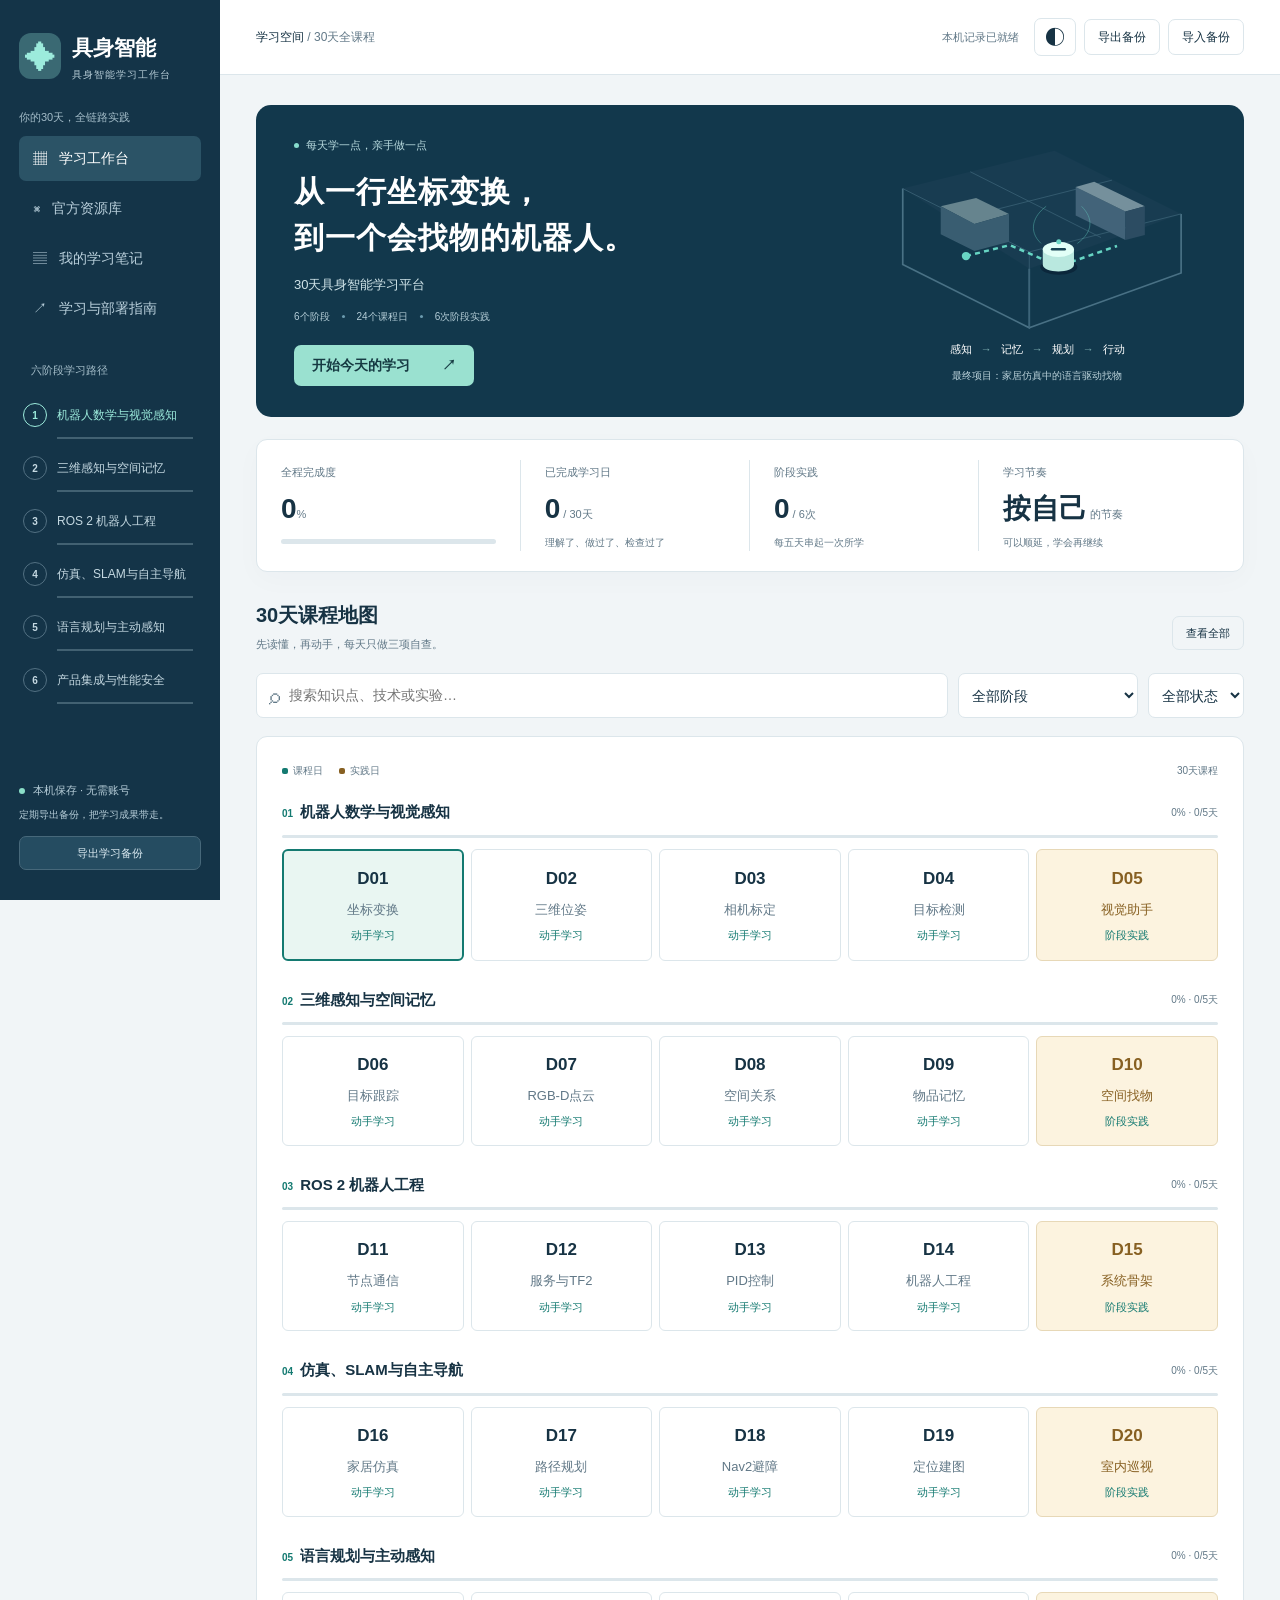
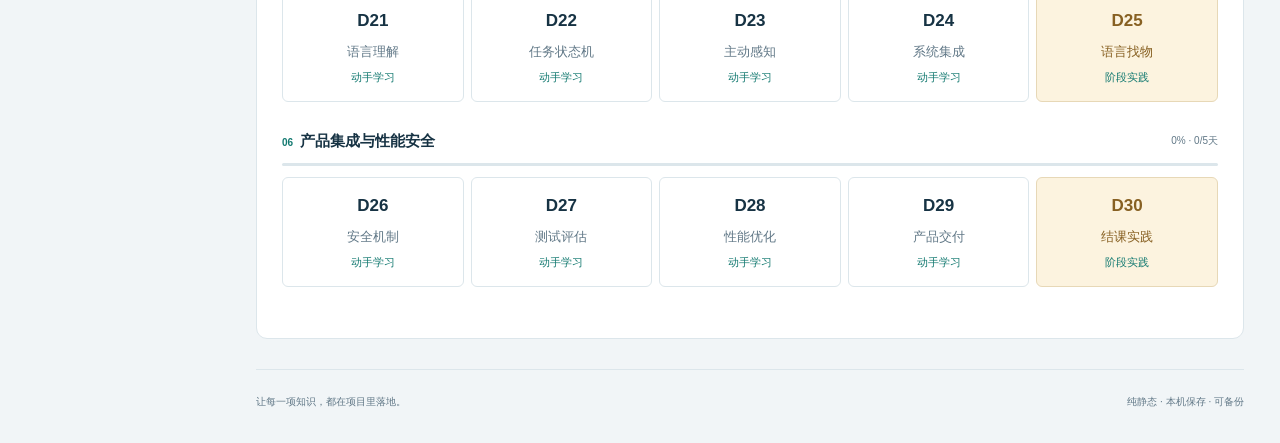
<file: index.html>
<!doctype html>
<html lang="zh-CN">
<head>
  <meta charset="utf-8"><meta name="viewport" content="width=device-width,initial-scale=1">
  <meta name="description" content="30天具身智能学习平台，每日知识讲解、分步实验、简单自查与本地学习记录。">
  <meta name="color-scheme" content="light dark"><title>30天具身智能学习平台</title>
  <link rel="icon" href="./favicon.svg" type="image/svg+xml"><link rel="stylesheet" href="./style.css?v=neutral3">
  <script defer src="./data.js?v=neutral3"></script><script defer src="./app.js?v=neutral3"></script>
</head>
<body data-page="home">
<a class="skip" href="#main">跳到学习内容</a>
<aside class="sidebar">
  <a class="brand" href="./index.html" aria-label="具身智能首页"><span class="brand-icon">✦</span><span>具身智能<small>具身智能学习工作台</small></span></a>
  <div class="course-label">你的30天，全链路实践</div>
  <nav aria-label="主导航"><button class="nav active" data-view="learn">▦ <span>学习工作台</span></button><button class="nav" data-view="resources">⌘ <span>官方资源库</span></button><button class="nav" data-view="notes">▤ <span>我的学习笔记</span></button><button class="nav" data-view="guide">↗ <span>学习与部署指南</span></button></nav>
  <div class="side-heading">六阶段学习路径</div><div id="stage-nav"></div>
  <div class="side-bottom"><span class="status-dot"></span> 本机保存 · 无需账号<p>定期导出备份，把学习成果带走。</p><button class="subtle" id="side-export">导出学习备份</button></div>
</aside>
<div class="workspace">
  <header class="topbar"><span>学习空间 <span class="muted">/ 30天全课程</span></span><div class="toolbar"><span id="save-status" role="status">本机记录已就绪</span><button id="theme" class="icon-button" aria-label="切换暗色模式" title="切换明暗模式">◐</button><button id="export">导出备份</button><button id="import">导入备份</button><input type="file" id="import-file" accept=".json,application/json" hidden></div></header>
  <main id="main" tabindex="-1">
    <div id="persistent-warning" class="warning" hidden></div>
    <section id="learn-view">
      <div id="dashboard">
      <section class="hero">
        <div class="hero-copy"><div class="hero-kicker"><span></span> 每天学一点，亲手做一点</div><h1>从一行坐标变换，<br>到一个会找物的机器人。</h1><p>30天具身智能学习平台</p><div class="hero-meta">6个阶段 <i></i> 24个课程日 <i></i> 6次阶段实践</div><button id="continue" class="primary">开始今天的学习 <span>↗</span></button></div>
        <div class="hero-visual" aria-hidden="true"><svg viewBox="0 0 400 230" fill="none"><path d="M40 60 220 15 370 90 190 155Z" fill="#183c51"/><path d="M40 60v90l150 75v-70m0 70 180-65V90" stroke="#497185" stroke-width="2"/><path d="M40 60 190 135 370 90M120 40l155 78M110 95l178-45M190 135v90" stroke="#386074"/><path d="m115 140 52-13 58 25 69-24" stroke="#66d5c3" stroke-width="3" stroke-dasharray="6 5"/><path d="m245 58 59 29v34l-59-29Z" fill="#426379"/><path d="m245 58 22-6 60 29-23 6Z" fill="#75909c"/><path d="m304 87 23-6v34l-23 6Z" fill="#2c4c62"/><path d="m85 81 42-10 39 19-41 12Z" fill="#66848e"/><path d="m85 81 40 21v32L85 114Zm40 21 41-12v33l-41 11" fill="#395d71"/><ellipse cx="225" cy="153" rx="22" ry="9" fill="#0b273b"/><path d="M206 132v18c0 11 37 11 37 0v-18" fill="#b9e8df"/><ellipse cx="224.5" cy="132" rx="18.5" ry="9" fill="#e2fff7"/><path d="M217 132h15" stroke="#184454" stroke-width="3" stroke-linecap="round"/><circle cx="225" cy="123" r="3" fill="#69d5c4"/><path d="M204 125c-16-15-9-33 6-44m37 44c19-14 19-30 5-44" stroke="#69d5c4" stroke-opacity=".45"/><circle cx="115" cy="140" r="5" fill="#69d5c4"/></svg><div class="visual-caption"><span>感知</span><b>→</b><span>记忆</span><b>→</b><span>规划</span><b>→</b><span>行动</span></div><small>最终项目：家居仿真中的语言驱动找物</small></div>
      </section>
      <section class="metrics" aria-label="学习概况"><div><span>全程完成度</span><strong id="overall">0<small>%</small></strong><progress id="overall-bar" max="100" value="0" aria-label="整体任务完成百分比"></progress></div><div><span>已完成学习日</span><strong id="days-done">0<small> / 30天</small></strong><p>理解了、做过了、检查过了</p></div><div><span>阶段实践</span><strong id="exams-done">0<small> / 6次</small></strong><p>每五天串起一次所学</p></div><div class="pace"><span>学习节奏</span><strong>按自己<small> 的节奏</small></strong><p>可以顺延，学会再继续</p></div></section>
      <div class="section-heading"><div><h2>30天课程地图</h2><p>先读懂，再动手，每天只做三项自查。</p></div><button id="reset-filter" class="subtle">查看全部</button></div>
      <div class="filters"><label class="search"><span aria-hidden="true">⌕</span><input id="search" type="search" placeholder="搜索知识点、技术或实验…" aria-label="搜索全部课程内容"></label><select id="stage-filter" aria-label="筛选阶段"><option value="all">全部阶段</option></select><select id="status-filter" aria-label="筛选学习状态"><option value="all">全部状态</option><option value="todo">未开始</option><option value="doing">进行中</option><option value="done">已完成</option><option value="exam">阶段实践</option></select></div>
      <div class="learning-layout"><section class="map-panel" aria-label="30天课程列表"><div class="map-legend"><span><i class="legend-dot"></i>课程日</span><span><i class="legend-dot exam"></i>实践日</span><span id="result-count">30天课程</span></div><div id="course-map"></div></section></div>
      </div>
      <section id="lesson-page" hidden><a class="back-link" href="./index.html#course-map">← 返回课程地图</a><article id="lesson" class="lesson" aria-live="polite"></article></section>
    </section>
    <section id="resources-view" class="secondary" hidden><h1>官方资源库</h1><p>先阅读当天对应官方示例，再独立实现关键逻辑。安装与API以所选版本文档为准。</p><div id="resource-grid" class="resource-grid"></div></section>
    <section id="notes-view" class="secondary" hidden><h1>我的学习笔记</h1><p>记录推导、实验结果、失败原因和下一步。笔记保存在当前浏览器，可随备份迁移。</p><div id="notes-list"></div></section>
    <section id="guide-view" class="secondary prose" hidden><h1>学习与部署指南</h1><h2>按自己的节奏学完30天</h2><p>每阶段四天学习、一天串联实践。每天先理解概念和例子，再跟着步骤动手，最后做三项自查。30天是内容顺序，不是倒计时；遇到不理解的地方可以多留几天，不用赶进度。</p><h2>先把环境准备好</h2><p>D1–10准备Python虚拟环境与Ubuntu快照。机器人部分使用Ubuntu 24.04、ROS 2 Jazzy与Gazebo Harmonic；先从官方示例验证，再集成自有节点。普通浏览器承载课程和学习记录，Python实验、ROS与仿真在你自己的开发环境中运行。</p><h2>每日工作流</h2><ol><li>先看“今天学会什么”，再读概念与具体例子。不认识的词可以边查边记。</li><li>跟着实验步骤在本地操作，改一个参数或输入，观察结果变化。</li><li>在“今日打卡”勾选理解了、做过了、检查过了。每天只有三项，不用评分、上传文件或写正式报告。</li><li>有余力再看“进阶参考”的完整项目目标；随手记下一句心得即可。</li></ol><h2>如何保存实验</h2><pre>EmbodiedAI-Learning/
  learning/day01/   # notes.md、experiment.py、测试、report.md
  src/             # perception、spatial_memory、task_planner、safety
  ros2_ws/src/
  simulation/
  tests/
  docs/</pre><button id="report-template">下载简短笔记模板</button><h2>GitHub Pages 部署</h2><ol><li>解压交付压缩包，在GitHub创建你自己的仓库。</li><li>将index.html、lesson.html、style.css、app.js、data.js和favicon.svg上传到仓库根目录。不要只上传ZIP，也不要把根页面多套一层文件夹。</li><li>提交到main分支。进入Settings → Pages，在Build and deployment的Source中选择Deploy from a branch。</li><li>选择main分支和/(root)，保存。待Pages部署任务成功后，使用GitHub显示的站点链接访问。</li><li>项目站点通常为https://用户名.github.io/仓库名/。所有资源使用相对路径，支持项目子路径。</li></ol><p><a href="https://docs.github.com/en/pages/getting-started-with-github-pages/configuring-a-publishing-source-for-your-github-pages-site" target="_blank" rel="noopener noreferrer">GitHub Pages 官方部署文档</a> · <a href="./课程原计划.md" download>下载完整课程参考</a> · <a href="./README.md" download>下载完整部署说明</a></p><h2>数据与备份</h2><p>打卡和笔记仅保存在当前浏览器的当前站点地址下，不会自动跨设备同步。导出JSON，再在另一设备导入可迁移记录。导入会预览并要求确认替换；先导出当前记录可保留两个版本。清除浏览器数据、无痕会话结束、更换站点域名可能使原记录不可见。</p><h2>项目边界</h2><p>最终成果是仿真学习原型。课程考核不代表真实康养产品的安全、可靠性或临床适用性；真实硬件还需物理安全措施与额外验证。此网站无需账号、无后端，不会自动运行机器人或发送学习记录。</p></section>
    <footer>让每一项知识，都在项目里落地。<span>纯静态 · 本机保存 · 可备份</span></footer>
  </main>
</div>
<dialog id="import-dialog"><h2>导入学习备份</h2><p id="import-preview"></p><p>确认后将替换当前打卡、笔记、选中日期和主题。建议先导出本机备份。</p><div class="dialog-actions"><button id="backup-before">先导出本机备份</button><button id="cancel-import">取消</button><button id="confirm-import" class="primary">确认替换记录</button></div></dialog>
<div id="toast" role="status" aria-live="polite"></div>
<noscript><p>此学习网站需要JavaScript。请启用后重新打开，或阅读同目录的课程原计划.md。</p></noscript>
</body></html>
</file>
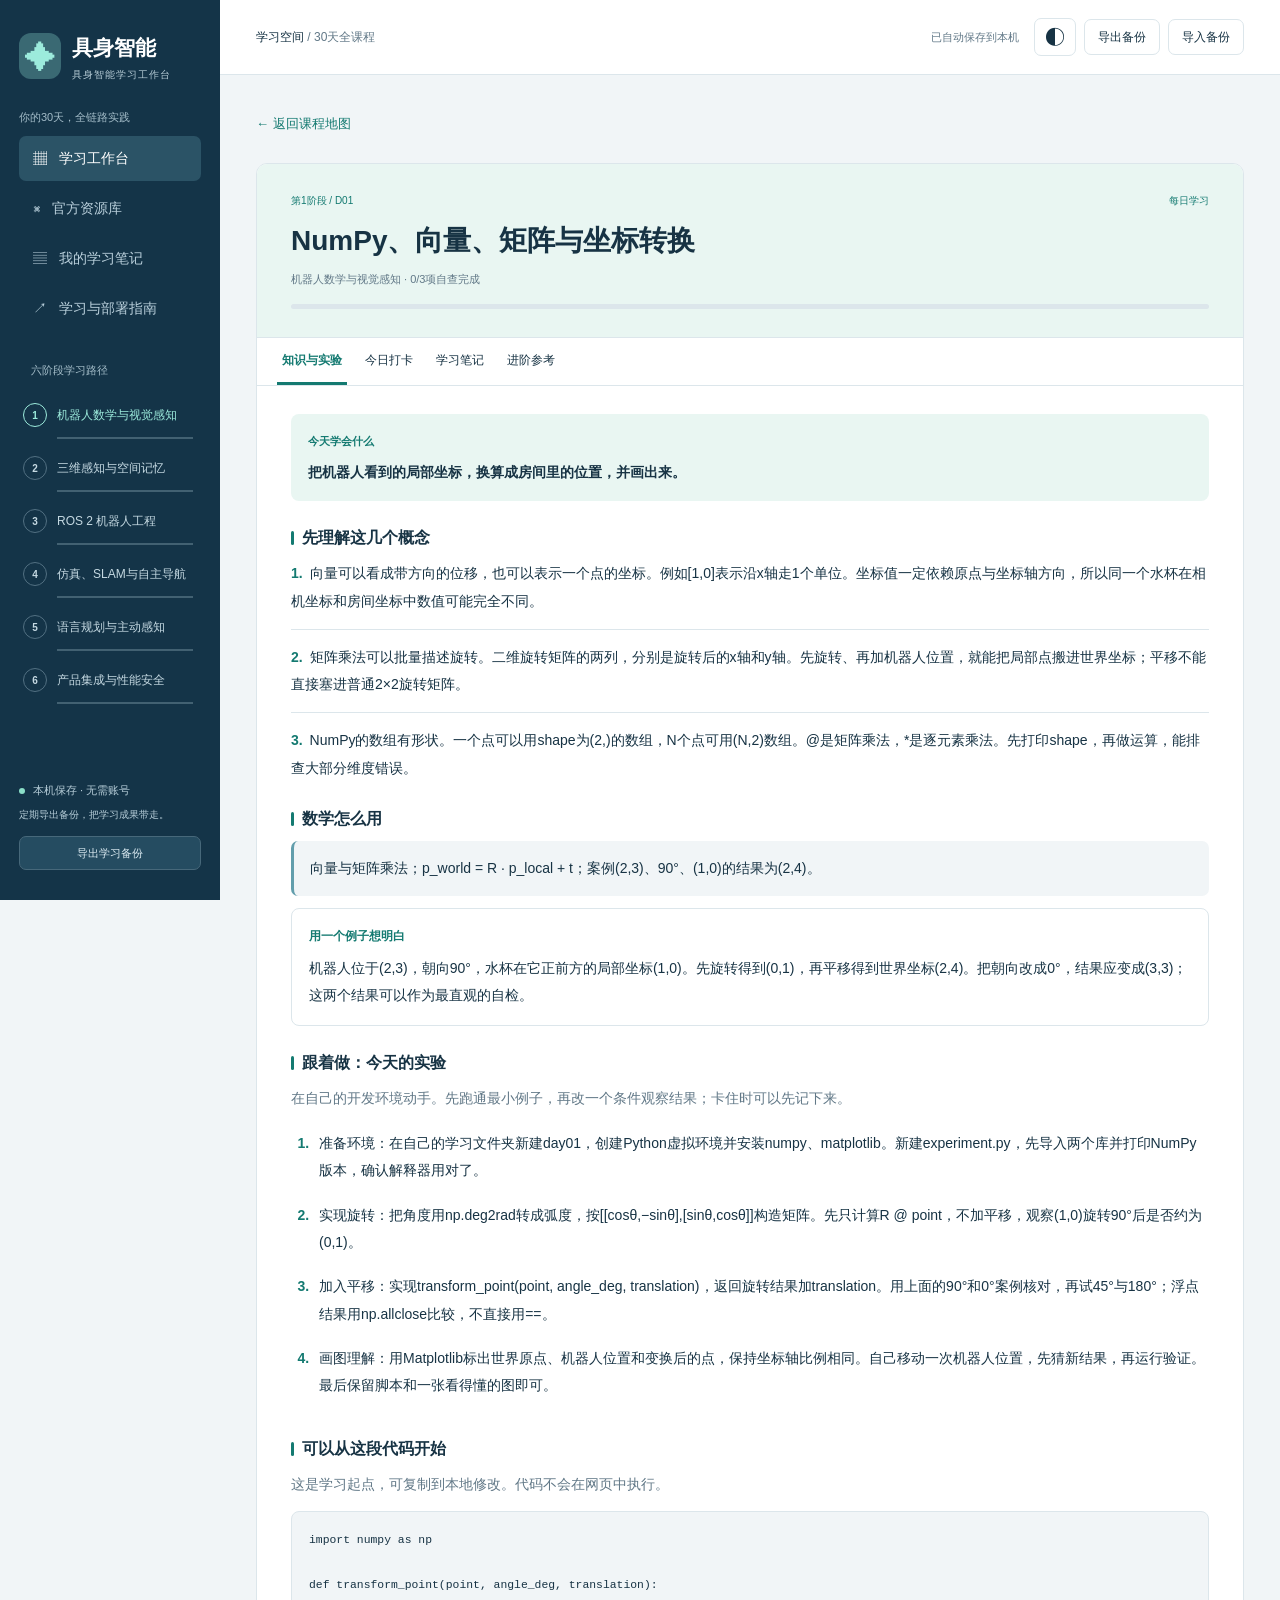
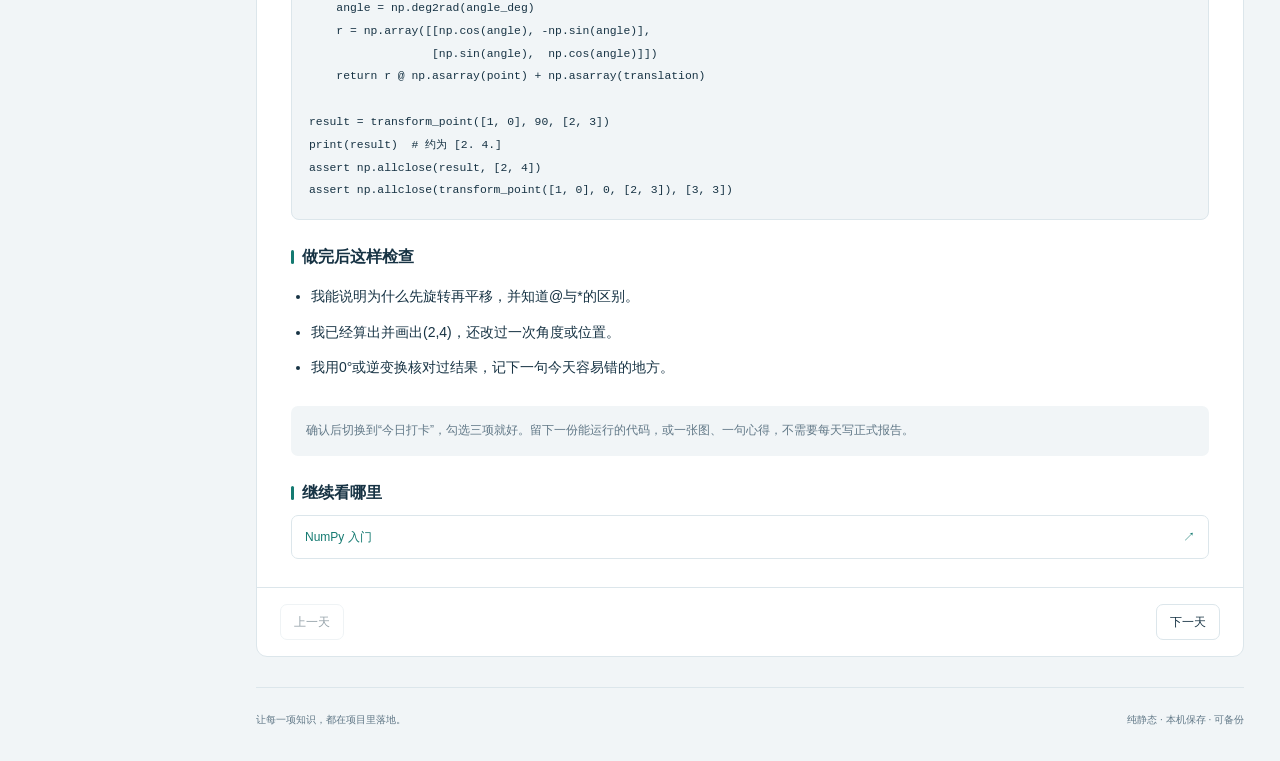
<file: lesson.html>
<!doctype html>
<html lang="zh-CN">
<head>
  <meta charset="utf-8"><meta name="viewport" content="width=device-width,initial-scale=1">
  <meta name="description" content="30天具身智能学习平台，每日知识讲解、分步实验、简单自查与本地学习记录。">
  <meta name="color-scheme" content="light dark"><title>每日课程 · 具身智能</title>
  <link rel="icon" href="./favicon.svg" type="image/svg+xml"><link rel="stylesheet" href="./style.css?v=neutral3">
  <script defer src="./data.js?v=neutral3"></script><script defer src="./app.js?v=neutral3"></script>
</head>
<body data-page="lesson">
<a class="skip" href="#main">跳到学习内容</a>
<aside class="sidebar">
  <a class="brand" href="./index.html" aria-label="具身智能首页"><span class="brand-icon">✦</span><span>具身智能<small>具身智能学习工作台</small></span></a>
  <div class="course-label">你的30天，全链路实践</div>
  <nav aria-label="主导航"><button class="nav active" data-view="learn">▦ <span>学习工作台</span></button><button class="nav" data-view="resources">⌘ <span>官方资源库</span></button><button class="nav" data-view="notes">▤ <span>我的学习笔记</span></button><button class="nav" data-view="guide">↗ <span>学习与部署指南</span></button></nav>
  <div class="side-heading">六阶段学习路径</div><div id="stage-nav"></div>
  <div class="side-bottom"><span class="status-dot"></span> 本机保存 · 无需账号<p>定期导出备份，把学习成果带走。</p><button class="subtle" id="side-export">导出学习备份</button></div>
</aside>
<div class="workspace">
  <header class="topbar"><span>学习空间 <span class="muted">/ 30天全课程</span></span><div class="toolbar"><span id="save-status" role="status">本机记录已就绪</span><button id="theme" class="icon-button" aria-label="切换暗色模式" title="切换明暗模式">◐</button><button id="export">导出备份</button><button id="import">导入备份</button><input type="file" id="import-file" accept=".json,application/json" hidden></div></header>
  <main id="main" tabindex="-1">
    <div id="persistent-warning" class="warning" hidden></div>
    <section id="learn-view">
      <div id="dashboard" hidden>
      <section class="hero">
        <div class="hero-copy"><div class="hero-kicker"><span></span> 每天学一点，亲手做一点</div><h1>从一行坐标变换，<br>到一个会找物的机器人。</h1><p>30天具身智能学习平台</p><div class="hero-meta">6个阶段 <i></i> 24个课程日 <i></i> 6次阶段实践</div><button id="continue" class="primary">开始今天的学习 <span>↗</span></button></div>
        <div class="hero-visual" aria-hidden="true"><svg viewBox="0 0 400 230" fill="none"><path d="M40 60 220 15 370 90 190 155Z" fill="#183c51"/><path d="M40 60v90l150 75v-70m0 70 180-65V90" stroke="#497185" stroke-width="2"/><path d="M40 60 190 135 370 90M120 40l155 78M110 95l178-45M190 135v90" stroke="#386074"/><path d="m115 140 52-13 58 25 69-24" stroke="#66d5c3" stroke-width="3" stroke-dasharray="6 5"/><path d="m245 58 59 29v34l-59-29Z" fill="#426379"/><path d="m245 58 22-6 60 29-23 6Z" fill="#75909c"/><path d="m304 87 23-6v34l-23 6Z" fill="#2c4c62"/><path d="m85 81 42-10 39 19-41 12Z" fill="#66848e"/><path d="m85 81 40 21v32L85 114Zm40 21 41-12v33l-41 11" fill="#395d71"/><ellipse cx="225" cy="153" rx="22" ry="9" fill="#0b273b"/><path d="M206 132v18c0 11 37 11 37 0v-18" fill="#b9e8df"/><ellipse cx="224.5" cy="132" rx="18.5" ry="9" fill="#e2fff7"/><path d="M217 132h15" stroke="#184454" stroke-width="3" stroke-linecap="round"/><circle cx="225" cy="123" r="3" fill="#69d5c4"/><path d="M204 125c-16-15-9-33 6-44m37 44c19-14 19-30 5-44" stroke="#69d5c4" stroke-opacity=".45"/><circle cx="115" cy="140" r="5" fill="#69d5c4"/></svg><div class="visual-caption"><span>感知</span><b>→</b><span>记忆</span><b>→</b><span>规划</span><b>→</b><span>行动</span></div><small>最终项目：家居仿真中的语言驱动找物</small></div>
      </section>
      <section class="metrics" aria-label="学习概况"><div><span>全程完成度</span><strong id="overall">0<small>%</small></strong><progress id="overall-bar" max="100" value="0" aria-label="整体任务完成百分比"></progress></div><div><span>已完成学习日</span><strong id="days-done">0<small> / 30天</small></strong><p>理解了、做过了、检查过了</p></div><div><span>阶段实践</span><strong id="exams-done">0<small> / 6次</small></strong><p>每五天串起一次所学</p></div><div class="pace"><span>学习节奏</span><strong>按自己<small> 的节奏</small></strong><p>可以顺延，学会再继续</p></div></section>
      <div class="section-heading"><div><h2>30天课程地图</h2><p>先读懂，再动手，每天只做三项自查。</p></div><button id="reset-filter" class="subtle">查看全部</button></div>
      <div class="filters"><label class="search"><span aria-hidden="true">⌕</span><input id="search" type="search" placeholder="搜索知识点、技术或实验…" aria-label="搜索全部课程内容"></label><select id="stage-filter" aria-label="筛选阶段"><option value="all">全部阶段</option></select><select id="status-filter" aria-label="筛选学习状态"><option value="all">全部状态</option><option value="todo">未开始</option><option value="doing">进行中</option><option value="done">已完成</option><option value="exam">阶段实践</option></select></div>
      <div class="learning-layout"><section class="map-panel" aria-label="30天课程列表"><div class="map-legend"><span><i class="legend-dot"></i>课程日</span><span><i class="legend-dot exam"></i>实践日</span><span id="result-count">30天课程</span></div><div id="course-map"></div></section></div>
      </div>
      <section id="lesson-page"><a class="back-link" href="./index.html#course-map">← 返回课程地图</a><article id="lesson" class="lesson" aria-live="polite"></article></section>
    </section>
    <section id="resources-view" class="secondary" hidden><h1>官方资源库</h1><p>先阅读当天对应官方示例，再独立实现关键逻辑。安装与API以所选版本文档为准。</p><div id="resource-grid" class="resource-grid"></div></section>
    <section id="notes-view" class="secondary" hidden><h1>我的学习笔记</h1><p>记录推导、实验结果、失败原因和下一步。笔记保存在当前浏览器，可随备份迁移。</p><div id="notes-list"></div></section>
    <section id="guide-view" class="secondary prose" hidden><h1>学习与部署指南</h1><h2>按自己的节奏学完30天</h2><p>每阶段四天学习、一天串联实践。每天先理解概念和例子，再跟着步骤动手，最后做三项自查。30天是内容顺序，不是倒计时；遇到不理解的地方可以多留几天，不用赶进度。</p><h2>先把环境准备好</h2><p>D1–10准备Python虚拟环境与Ubuntu快照。机器人部分使用Ubuntu 24.04、ROS 2 Jazzy与Gazebo Harmonic；先从官方示例验证，再集成自有节点。普通浏览器承载课程和学习记录，Python实验、ROS与仿真在你自己的开发环境中运行。</p><h2>每日工作流</h2><ol><li>先看“今天学会什么”，再读概念与具体例子。不认识的词可以边查边记。</li><li>跟着实验步骤在本地操作，改一个参数或输入，观察结果变化。</li><li>在“今日打卡”勾选理解了、做过了、检查过了。每天只有三项，不用评分、上传文件或写正式报告。</li><li>有余力再看“进阶参考”的完整项目目标；随手记下一句心得即可。</li></ol><h2>如何保存实验</h2><pre>EmbodiedAI-Learning/
  learning/day01/   # notes.md、experiment.py、测试、report.md
  src/             # perception、spatial_memory、task_planner、safety
  ros2_ws/src/
  simulation/
  tests/
  docs/</pre><button id="report-template">下载简短笔记模板</button><h2>GitHub Pages 部署</h2><ol><li>解压交付压缩包，在GitHub创建你自己的仓库。</li><li>将index.html、lesson.html、style.css、app.js、data.js和favicon.svg上传到仓库根目录。不要只上传ZIP，也不要把根页面多套一层文件夹。</li><li>提交到main分支。进入Settings → Pages，在Build and deployment的Source中选择Deploy from a branch。</li><li>选择main分支和/(root)，保存。待Pages部署任务成功后，使用GitHub显示的站点链接访问。</li><li>项目站点通常为https://用户名.github.io/仓库名/。所有资源使用相对路径，支持项目子路径。</li></ol><p><a href="https://docs.github.com/en/pages/getting-started-with-github-pages/configuring-a-publishing-source-for-your-github-pages-site" target="_blank" rel="noopener noreferrer">GitHub Pages 官方部署文档</a> · <a href="./课程原计划.md" download>下载完整课程参考</a> · <a href="./README.md" download>下载完整部署说明</a></p><h2>数据与备份</h2><p>打卡和笔记仅保存在当前浏览器的当前站点地址下，不会自动跨设备同步。导出JSON，再在另一设备导入可迁移记录。导入会预览并要求确认替换；先导出当前记录可保留两个版本。清除浏览器数据、无痕会话结束、更换站点域名可能使原记录不可见。</p><h2>项目边界</h2><p>最终成果是仿真学习原型。课程考核不代表真实康养产品的安全、可靠性或临床适用性；真实硬件还需物理安全措施与额外验证。此网站无需账号、无后端，不会自动运行机器人或发送学习记录。</p></section>
    <footer>让每一项知识，都在项目里落地。<span>纯静态 · 本机保存 · 可备份</span></footer>
  </main>
</div>
<dialog id="import-dialog"><h2>导入学习备份</h2><p id="import-preview"></p><p>确认后将替换当前打卡、笔记、选中日期和主题。建议先导出本机备份。</p><div class="dialog-actions"><button id="backup-before">先导出本机备份</button><button id="cancel-import">取消</button><button id="confirm-import" class="primary">确认替换记录</button></div></dialog>
<div id="toast" role="status" aria-live="polite"></div>
<noscript><p>此学习网站需要JavaScript。请启用后重新打开，或阅读同目录的课程原计划.md。</p></noscript>
</body></html>
</file>
<file: style.css>
:root{--bg:#f1f5f7;--surface:#fff;--ink:#173344;--muted:#617887;--line:#dce6eb;--accent:#147a71;--tint:#e9f6f2;--nav:#143448;--exam:#876022;--exam-bg:#fcf3df;--shadow:0 8px 28px #15354a06;color-scheme:light;font-family:"Microsoft YaHei","PingFang SC","Noto Sans CJK SC",sans-serif}
*{box-sizing:border-box}body{margin:0;background:var(--bg);color:var(--ink);font-size:14px;line-height:1.7}button,input,select,textarea{font:inherit}button,a,input,select,textarea{-webkit-tap-highlight-color:transparent}button{cursor:pointer;background:var(--surface);border:1px solid var(--line);border-radius:7px;color:var(--ink);padding:8px 13px;line-height:1.5}button:hover{border-color:var(--accent);color:var(--accent)}button:disabled{opacity:.45;cursor:default}a{color:var(--accent);text-underline-offset:3px}button:focus-visible,a:focus-visible,input:focus-visible,select:focus-visible,textarea:focus-visible{outline:3px solid #3e9fae;outline-offset:3px}h1,h2,h3,p{margin-top:0}h2{font-size:20px;line-height:1.5;margin-bottom:5px}h3{font-size:16px;line-height:1.5}small{font-size:12px}p{margin-bottom:12px}.muted{color:var(--muted)}.skip{position:fixed;top:-100px;left:20px;z-index:20;background:var(--surface);padding:12px}.skip:focus{top:10px}[hidden]{display:none!important}.sidebar{width:220px;position:fixed;inset:0 auto 0 0;background:var(--nav);color:#d7e5ed;padding:30px 19px;display:flex;flex-direction:column;overflow:auto}.brand{display:flex;gap:11px;align-items:center;text-decoration:none;color:#fff;font-size:21px;font-weight:700}.brand-icon{background:#3a6973;border-radius:12px;display:grid;place-items:center;width:42px;height:46px;color:#9cebdc;font-size:30px}.brand small{display:block;color:#b5cbd5;font-weight:400;font-size:10px;letter-spacing:1px}.course-label{font-size:11px;color:#a4bdc9;margin:25px 0 10px}nav{display:grid;gap:5px}.nav{border:0;background:transparent;color:#bad0dc;display:flex;align-items:center;gap:12px;text-align:left;padding:12px 14px}.nav.active{background:#2b5366;color:#fff}.nav:hover{background:#24495d;color:#fff}.side-heading{font-size:11px;color:#a4bdc9;margin:30px 12px 13px}.stage-nav{width:100%;background:none;border:0;color:#c5d9e2;display:flex;align-items:center;gap:10px;text-align:left;font-size:12px;padding:10px 4px}.stage-nav b{border:1px solid #527082;border-radius:50%;width:24px;height:24px;display:grid;place-items:center;font-size:10px;flex-shrink:0}.stage-nav:hover,.stage-nav.selected{color:#9cebdc}.stage-nav.selected b{border-color:#9cebdc}.side-progress{height:2px;background:#426172;margin:0 8px 7px 38px}.side-progress i{display:block;background:#85daca;height:100%}.side-bottom{margin-top:auto;padding-top:35px;font-size:11px;color:#b7ced9}.side-bottom p{margin:6px 0 13px;font-size:10px}.side-bottom button{background:#254c61;color:#deedf4;border-color:#47687a;width:100%}.status-dot{display:inline-block;width:6px;height:6px;border-radius:50%;background:#8bdfc8;margin-right:5px}.workspace{margin-left:220px}.topbar{min-height:75px;padding:14px 36px;display:flex;align-items:center;justify-content:space-between;gap:15px;background:var(--surface);border-bottom:1px solid var(--line);font-size:12px}.toolbar{display:flex;gap:8px;align-items:center}#save-status{font-size:11px;color:var(--muted);margin-right:7px}.icon-button{font-size:20px;padding:3px 10px}.primary{background:var(--accent);color:#fff;border-color:var(--accent)}.primary:hover{background:#10685f;color:#fff}.subtle{background:transparent}main{padding:30px 36px;max-width:1650px;margin:auto}.hero{background:#12384c;border-radius:15px;color:white;display:flex;justify-content:space-between;min-height:290px;overflow:hidden;padding:31px 38px;gap:15px}.hero-copy{z-index:1}.hero-kicker{font-size:11px;color:#b9dbdf;display:flex;align-items:center;gap:7px;margin-bottom:14px}.hero-kicker span{width:5px;height:5px;background:#87ddce;border-radius:50%}.hero h1{font-size:30px;line-height:1.55;font-weight:600;letter-spacing:1px;margin:0 0 12px}.hero p{font-size:13px;color:#d0e4e9;margin-bottom:12px}.hero-meta{font-size:10px;color:#b4cdd7;display:flex;align-items:center;gap:12px}.hero-meta i{height:3px;width:3px;border-radius:50%;background:#6b9baf}.hero .primary{background:#9ae1d0;color:#163a42;border:0;margin-top:20px;font-weight:600;padding:10px 18px;display:flex;gap:32px}.hero-visual{width:37%;max-width:390px;align-self:center;text-align:center;flex-shrink:0}.hero-visual svg{width:100%;height:auto;max-height:210px}.visual-caption{display:flex;justify-content:center;gap:9px;align-items:center;font-size:11px}.visual-caption b{color:#7babae;font-weight:400}.hero-visual small{color:#bad1d9;font-size:10px;display:block;margin-top:8px}.metrics{display:grid;grid-template-columns:1.15fr 1fr 1fr 1.15fr;background:var(--surface);border:1px solid var(--line);border-radius:11px;margin:22px 0 28px;padding:20px 0;box-shadow:var(--shadow)}.metrics>div{padding:0 24px;border-right:1px solid var(--line)}.metrics>div:last-child{border:0}.metrics span{color:var(--muted);font-size:11px}.metrics strong{display:block;font-size:28px;font-weight:600;line-height:1.8}.metrics small{font-size:11px;font-weight:400;color:var(--muted)}.metrics p{font-size:10px;color:var(--muted);margin:0}progress{appearance:none;border:0;width:100%;height:5px;border-radius:5px;overflow:hidden;background:var(--line);display:block;margin-top:5px}progress::-webkit-progress-bar{background:var(--line)}progress::-webkit-progress-value{background:var(--accent)}progress::-moz-progress-bar{background:var(--accent)}.section-heading{display:flex;align-items:center;justify-content:space-between;gap:12px}.section-heading p{color:var(--muted);font-size:11px}.section-heading button{font-size:11px}.filters{display:flex;gap:10px;margin:7px 0 18px}.search{display:flex;align-items:center;gap:9px;background:var(--surface);border:1px solid var(--line);border-radius:7px;padding:0 12px;flex:1;min-width:100px}.search span{font-size:22px;color:var(--muted)}.search input{padding:10px 0;border:0;outline:0;width:100%;background:transparent;color:var(--ink);min-width:0}.filters select{background:var(--surface);color:var(--ink);border:1px solid var(--line);padding:9px;border-radius:7px;max-width:180px}.learning-layout{display:grid;grid-template-columns:minmax(340px,.9fr) minmax(400px,1.2fr);gap:22px;align-items:start}.map-panel{background:var(--surface);border:1px solid var(--line);border-radius:11px;padding:20px 18px}.map-legend{display:flex;gap:16px;align-items:center;font-size:10px;color:var(--muted);margin-bottom:20px}.map-legend>span:last-child{margin-left:auto}.legend-dot{display:inline-block;width:6px;height:6px;background:var(--accent);border-radius:2px;margin-right:5px}.legend-dot.exam{background:var(--exam)}.phase{margin:0 0 21px}.phase:last-child{margin:0}.phase-head{display:flex;align-items:center;justify-content:space-between;font-size:12px;gap:7px;margin-bottom:7px}.phase-head b{font-weight:600}.phase-head small{font-size:10px;color:var(--muted);white-space:nowrap}.phase-head em{font-style:normal;color:var(--accent);font-size:10px;margin-right:7px}.phase .phase-progress{height:3px;background:var(--line);margin-bottom:11px;border-radius:2px;overflow:hidden}.phase-progress i{display:block;height:100%;background:var(--accent)}.days{display:grid;grid-template-columns:repeat(5,minmax(0,1fr));gap:7px}.day{padding:9px 3px 8px;border-radius:6px;text-align:center;min-height:79px;display:flex;flex-direction:column;align-items:center;gap:4px;position:relative}.day b{font-size:13px;font-weight:600;white-space:nowrap}.day span{font-size:9px;line-height:1.4;color:var(--muted);max-width:100%;overflow-wrap:anywhere}.day small{font-size:9px;color:var(--accent)}.day.exam{background:var(--exam-bg);border-color:#e7d8b7}.day.exam span,.day.exam b{color:var(--exam)}.day.selected{border:2px solid var(--accent);padding:8px 2px 7px;background:var(--tint)}.day.done{background:var(--tint)}.day.done:after{content:'✓';position:absolute;right:3px;top:-4px;color:var(--accent);font-size:11px}.lesson{background:var(--surface);border:1px solid var(--line);border-radius:11px;overflow:hidden;scroll-margin-top:20px}.lesson-head{padding:24px 26px 20px;background:var(--tint);border-bottom:1px solid var(--line)}.lesson-meta{display:flex;align-items:center;justify-content:space-between;color:var(--accent);font-size:10px;margin-bottom:10px;gap:12px}.lesson h2{font-size:22px;line-height:1.55;margin-bottom:8px}.lesson-head p{font-size:11px;color:var(--muted);margin-bottom:15px}.lesson-tabs{display:flex;border-bottom:1px solid var(--line);padding:0 20px;gap:13px}.lesson-tabs button{background:transparent;border:0;border-radius:0;padding:13px 5px;font-size:12px;border-bottom:3px solid transparent}.lesson-tabs button[aria-selected=true]{border-bottom-color:var(--accent);font-weight:700;color:var(--accent)}.lesson-content{padding:22px 26px}.lesson-content h3{margin:0 0 10px;display:flex;align-items:center;gap:8px}.lesson-content h3:not(:first-child){margin-top:25px}.lesson-content h3:before{content:'';width:3px;height:14px;background:var(--accent);border-radius:2px}.lesson-content p,.lesson-content li{font-size:12px;line-height:1.9}.formula{background:var(--bg);padding:14px 16px;border-radius:7px;border-left:3px solid #629eac}.checklist{display:grid;gap:9px}.check-row{display:flex;gap:10px;align-items:flex-start;border:1px solid var(--line);border-radius:7px;padding:11px 12px;font-size:12px;line-height:1.8;cursor:pointer}.check-row:has(input:checked){background:var(--tint);border-color:#8fbfb1}.check-row input{margin-top:5px;accent-color:var(--accent);width:15px;height:15px;flex-shrink:0}.check-row span{overflow-wrap:anywhere}.check-row input:checked+span{color:var(--accent)}.callout{background:var(--exam-bg);border-radius:7px;padding:14px 16px;color:var(--ink)}.callout p{margin:0}.resource-links{display:grid;gap:8px}.resource-links a{font-size:12px;text-decoration:none;display:flex;justify-content:space-between;gap:12px;padding:11px 13px;border:1px solid var(--line);border-radius:7px}.resource-links a:after{content:'↗'}.lesson-bottom{border-top:1px solid var(--line);display:flex;justify-content:space-between;padding:16px 23px}.lesson-bottom button{font-size:12px}.lesson textarea{width:100%;resize:vertical;min-height:250px;border:1px solid var(--line);border-radius:7px;background:var(--surface);color:var(--ink);padding:14px;line-height:1.9;font-size:13px}.note-hint{font-size:11px;color:var(--muted);display:flex;justify-content:space-between;margin-top:8px}.secondary{min-height:65vh}.secondary>h1{font-size:30px;margin-bottom:13px}.secondary>p{color:var(--muted);max-width:800px}.resource-grid{display:grid;grid-template-columns:repeat(3,minmax(0,1fr));gap:16px;margin-top:28px}.resource-card{display:block;text-decoration:none;background:var(--surface);border:1px solid var(--line);border-radius:10px;padding:22px;color:var(--ink)}.resource-card h2{font-size:16px}.resource-card p{font-size:11px;color:var(--muted);overflow-wrap:anywhere;margin:14px 0 0}.note-card{background:var(--surface);border:1px solid var(--line);padding:20px;border-radius:9px;margin-top:15px}.note-card h2{font-size:17px}.note-card p{white-space:pre-wrap;font-size:13px;overflow-wrap:anywhere;max-height:180px;overflow:auto;margin-top:10px}.prose{max-width:850px;background:var(--surface);border:1px solid var(--line);border-radius:12px;padding:30px}.prose h2{margin-top:28px}.prose li{margin-bottom:10px}.prose pre{overflow:auto;background:var(--bg);padding:18px;border-radius:8px;font-size:12px}.empty{padding:35px 15px;text-align:center;color:var(--muted);font-size:13px}.original{white-space:pre-wrap;font-family:inherit;overflow-wrap:anywhere;font-size:12px;line-height:1.9;margin:0}.warning{background:#fff1d0;color:#5b4115;border:1px solid #b38735;padding:15px;border-radius:8px;margin-bottom:15px;font-size:12px}footer{margin-top:30px;padding:23px 0 3px;color:var(--muted);font-size:10px;border-top:1px solid var(--line);display:flex;justify-content:space-between;gap:12px}dialog{max-width:530px;width:calc(100% - 32px);border:1px solid var(--line);border-radius:12px;padding:26px;background:var(--surface);color:var(--ink)}dialog::backdrop{background:#07253688}.dialog-actions{display:flex;justify-content:flex-end;gap:10px;flex-wrap:wrap;margin-top:22px}#toast{position:fixed;bottom:25px;left:50%;transform:translateX(-50%);background:#143448;color:#fff;border:1px solid #64828d;border-radius:9px;padding:12px 20px;max-width:90vw;z-index:30;display:none;font-size:12px}#toast.visible{display:block}code{font-size:.95em;overflow-wrap:anywhere}.dark{--bg:#0f2430;--surface:#193340;--ink:#e0eaf0;--muted:#b1c6d0;--line:#365361;--accent:#8cdec9;--tint:#254a4d;--exam:#f3d089;--exam-bg:#433c2b;--shadow:none;color-scheme:dark}.dark .primary{background:#9ae1d0;color:#163a42}.dark .day.exam{border-color:#826e49}.dark .check-row:has(input:checked){border-color:#719f8f}.dark .warning{background:#463e29;color:#fce4ad}
@media(min-width:1500px){main{padding:36px 48px}.hero h1{font-size:35px}.learning-layout{grid-template-columns:minmax(470px,1fr) minmax(490px,1.1fr)}.day span{font-size:10px}.day{min-height:85px}}
@media(max-width:1200px){.sidebar{width:190px;padding:24px 14px}.workspace{margin-left:190px}main{padding:23px}.topbar{padding:13px 23px}.hero{padding:27px}.hero h1{font-size:26px}.learning-layout{grid-template-columns:1fr}.map-panel{padding:22px}.day{min-height:73px}.day span{font-size:11px}.metrics>div{padding:0 16px}.metrics strong{font-size:24px}.metrics p{font-size:9px}.resource-grid{grid-template-columns:repeat(2,minmax(0,1fr))}}
@media(max-width:760px){.sidebar{position:static;width:auto;padding:17px 18px;display:block}.brand{font-size:19px}.brand-icon{height:36px;width:36px;font-size:26px}.brand small{font-size:9px}.course-label,.side-heading,#stage-nav,.side-bottom{display:none}nav{display:flex;gap:5px;margin-top:16px;overflow:auto}.nav{padding:9px 10px;white-space:nowrap;font-size:11px;gap:5px;flex-shrink:0}.workspace{margin:0}.topbar{padding:13px 18px;min-height:55px;flex-wrap:wrap;gap:8px}.topbar>span{display:none}.toolbar{width:100%;justify-content:flex-end}.toolbar button{padding:6px 10px;font-size:11px}#save-status{margin-right:auto;font-size:10px}.toolbar .icon-button{font-size:19px;padding:0 10px}main{padding:18px 14px}.hero{padding:24px;min-height:260px;position:relative}.hero-copy{width:100%}.hero h1{font-size:25px;letter-spacing:0}.hero p{font-size:11px;max-width:230px}.hero-visual{position:absolute;width:170px;right:-25px;bottom:10px;opacity:.3;pointer-events:none}.hero-visual small,.visual-caption{display:none}.hero-meta{font-size:10px;gap:9px}.hero-kicker{font-size:10px}.hero .primary{position:relative;font-size:12px;gap:20px}.metrics{grid-template-columns:1fr 1fr;margin:16px 0 23px;padding:0}.metrics>div{padding:16px 19px}.metrics>div:nth-child(2){border:0}.metrics>div:nth-child(-n+2){border-bottom:1px solid var(--line)}.metrics strong{font-size:25px}.metrics small{font-size:10px}.metrics p{font-size:9px}.section-heading h2{font-size:20px}.section-heading p{font-size:10px}.filters{flex-wrap:wrap;gap:8px}.search{flex-basis:100%}.filters select{flex:1;max-width:100%;min-width:0;font-size:12px}.learning-layout{display:block}.map-panel{padding:18px 12px;margin-bottom:19px}.map-legend{font-size:9px;gap:12px}.day{min-height:78px}.day span{font-size:9px}.days{gap:5px}.phase-head{font-size:11px}.phase-head small{font-size:9px}.lesson-head,.lesson-content{padding:20px}.lesson h2{font-size:21px}.lesson-tabs{padding:0 14px;gap:13px}.lesson-tabs button{font-size:12px}.lesson-bottom{padding:14px 18px}.resource-grid{grid-template-columns:1fr}.prose{padding:22px}.secondary>h1{font-size:25px}.prose ol{padding-left:22px}footer{display:block;line-height:2}footer span{display:block}.secondary{padding-top:10px}}
@media(prefers-reduced-motion:reduce){*{scroll-behavior:auto!important}}
@media print{.sidebar,.topbar,.hero,.metrics,.filters,.map-panel,.lesson-tabs,.lesson-bottom,footer,.section-heading,#toast{display:none}.workspace{margin:0}main{padding:0}.learning-layout{display:block}.lesson{border:0}.lesson textarea{height:300px}}
.daily-goal{padding:15px 17px;background:var(--tint);border-radius:8px;margin-bottom:25px}.daily-goal>span{font-size:11px;color:var(--accent);font-weight:700}.daily-goal p{font-size:14px;font-weight:600;margin:6px 0 0}.concepts p{padding-bottom:14px;border-bottom:1px solid var(--line);margin-bottom:14px}.concepts p:last-child{padding-bottom:0;border:0}.concepts b{color:var(--accent);margin-right:3px}.worked-example{padding:15px 17px;border:1px solid var(--line);border-radius:8px;margin-top:12px}.worked-example>b{font-size:12px;color:var(--accent)}.worked-example p{margin:7px 0 0}.lab-steps{padding-left:22px}.lab-steps li{padding:4px 0 13px 6px}.lab-steps li::marker{color:var(--accent);font-weight:700}.sample-code{max-width:100%;min-width:0;overflow-x:auto;background:var(--bg);border:1px solid var(--line);padding:17px;border-radius:8px;font-size:12px;line-height:1.9;tab-size:4}.sample-code code{overflow-wrap:normal}.simple-check{padding-left:20px}.simple-check li{padding-bottom:8px}.lesson-content .learning-hint{color:var(--muted);background:var(--bg);padding:13px 15px;border-radius:7px;font-size:11px;margin-top:17px}.lesson,.lesson-content,.learning-layout>*{min-width:0}
.lesson-content p,.lesson-content li{font-size:14px;line-height:1.95}.check-row{font-size:13px}.lesson-content .learning-hint{font-size:12px}

/* 首页只显示课程地图；课程阅读使用独立文档地址。 */
.learning-layout{display:block}.day{border:1px solid var(--line);color:var(--ink);background:var(--surface);text-decoration:none;cursor:pointer}.day:hover{border-color:var(--accent)}
body[data-page="home"] #lesson-page,body[data-page="lesson"] #dashboard{display:none}
body[data-page="home"] .map-panel{padding:25px}body[data-page="home"] .phase{margin-bottom:26px}body[data-page="home"] .phase-head{font-size:15px;margin-bottom:10px}body[data-page="home"] .day{min-height:100px;padding:14px 8px;justify-content:center;gap:7px}body[data-page="home"] .day b{font-size:17px}body[data-page="home"] .day span{font-size:13px}body[data-page="home"] .day small{font-size:11px}
body[data-page="lesson"] main{max-width:1060px}.back-link{display:inline-block;margin:0 0 20px;padding:8px 0;text-decoration:none;font-size:13px}.back-link:hover{text-decoration:underline}body[data-page="lesson"] .lesson h2{font-size:28px}body[data-page="lesson"] .lesson-head{padding:28px 34px}body[data-page="lesson"] .lesson-content{padding:28px 34px}.lesson-content{max-width:100%}
@media(max-width:760px){body[data-page="home"] .map-panel{padding:18px 12px}body[data-page="home"] .phase-head{font-size:11px}body[data-page="home"] .day{min-height:87px;padding:10px 3px;gap:5px}body[data-page="home"] .day b{font-size:14px}body[data-page="home"] .day span{font-size:9px}body[data-page="home"] .day small{font-size:9px}body[data-page="lesson"] .lesson h2{font-size:23px}body[data-page="lesson"] .lesson-head,body[data-page="lesson"] .lesson-content{padding:22px 20px}.back-link{margin-bottom:12px}}
</file>
